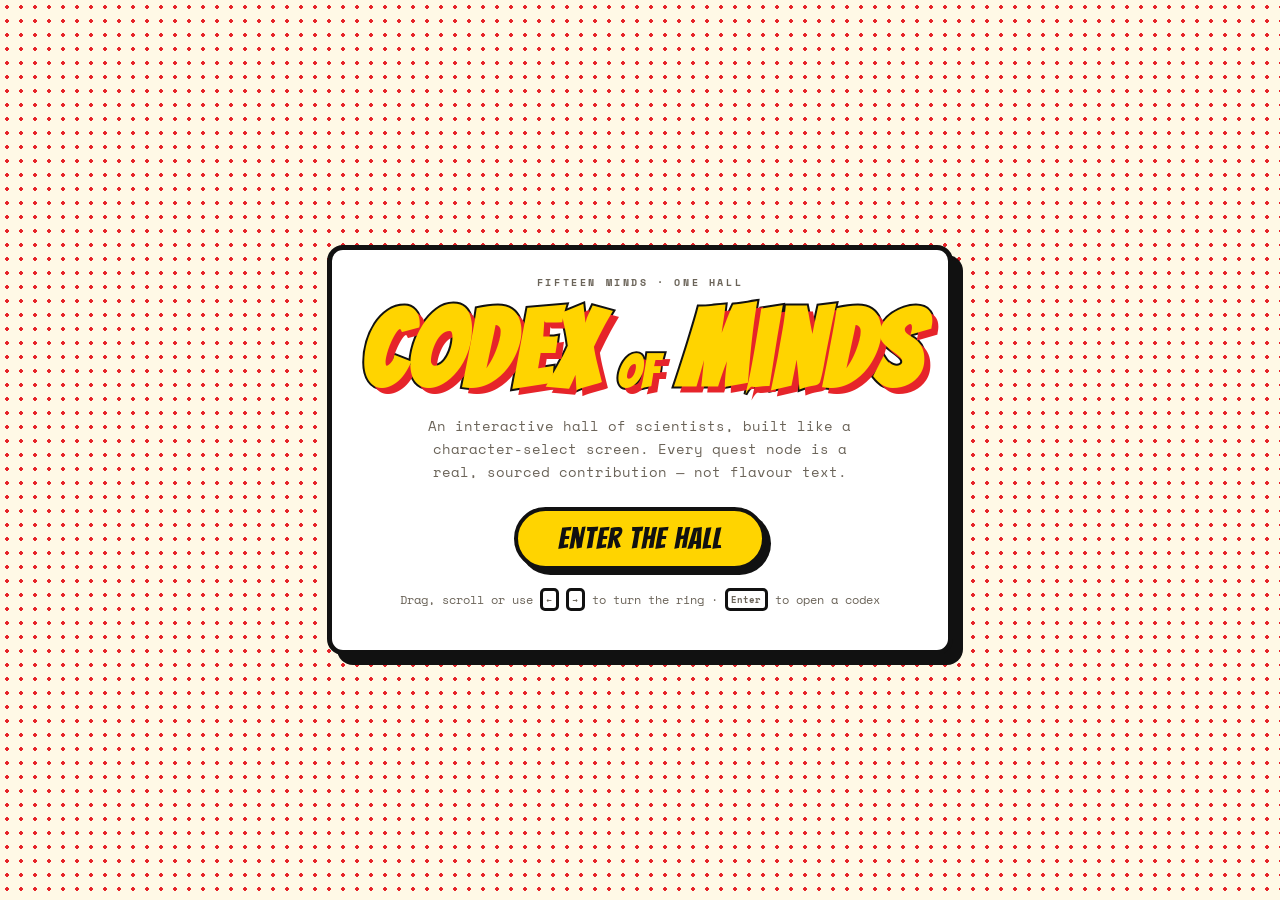
<file: index.html>
<!doctype html>
<html lang="en">
<head>
<meta charset="utf-8">
<meta name="viewport" content="width=device-width, initial-scale=1, viewport-fit=cover">
<title>Codex of Minds — an RPG of scientists and what they actually did</title>
<meta name="description" content="A 3D, RPG-styled codex of five scientists — Leonardo da Vinci, Richard Feynman, Ibn al-Haytham, Emmy Noether and Chien-Shiung Wu — with their real, sourced contributions as a quest tree.">
<meta name="theme-color" content="#08161c">
<link rel="stylesheet" href="css/style.css">
<link rel="icon" href="data:image/svg+xml,%3Csvg xmlns='http://www.w3.org/2000/svg' viewBox='0 0 32 32'%3E%3Crect width='32' height='32' rx='7' fill='%230b1c22'/%3E%3Cpath d='M16 5l9 5.5v11L16 27l-9-5.5v-11z' fill='none' stroke='%23e0a341' stroke-width='2'/%3E%3Ccircle cx='16' cy='16' r='3.4' fill='%234fd1c5'/%3E%3C/svg%3E">
</head>
<body>

<canvas id="stage" aria-hidden="true"></canvas>

<!-- ── boot ─────────────────────────────────────────────────────────── -->
<section id="boot" class="screen">
  <div class="boot-inner">
    <p class="boot-kicker">Fifteen minds · one hall</p>
    <h1 class="boot-title"><span>Codex</span><em>of</em><span>Minds</span></h1>
    <p class="boot-sub">
      An interactive hall of scientists, built like a character-select screen.
      Every quest node is a real, sourced contribution — not flavour text.
    </p>
    <button id="start" class="btn big">
      <span class="btn-glow"></span>Enter the Hall
    </button>
    <p class="boot-hint">Drag, scroll or use <kbd>←</kbd> <kbd>→</kbd> to turn the ring · <kbd>Enter</kbd> to open a codex</p>
  </div>
  <div class="boot-scan" aria-hidden="true"></div>
</section>

<!-- ── hall overlay ─────────────────────────────────────────────────── -->
<section id="hall" class="screen" hidden>
  <header class="hall-top">
    <p class="brand">Codex&nbsp;of&nbsp;Minds</p>
    <p class="completion" data-completion></p>
  </header>

  <button class="arrow left" data-nav="-1" aria-label="Previous">‹</button>
  <button class="arrow right" data-nav="1" aria-label="Next">›</button>

  <div class="hall-bottom">
    <!-- Slim rail, not a card: it never covers the portrait, and it is driven
         by the scene's focus so it stays correct while you drag or scroll. -->
    <div class="railbar">
      <span class="rb-no" data-no>01</span>
      <div class="rb-text">
        <h2 data-name></h2>
        <p class="rb-title"><span data-title></span><span class="rb-life" data-life></span></p>
      </div>
      <span class="rarity" data-rar></span>
      <button class="btn" data-open>Open <kbd>↵</kbd></button>
    </div>
    <nav class="dots" data-dots aria-label="Choose a scientist"></nav>
  </div>
</section>

<!-- ── character sheet ──────────────────────────────────────────────── -->
<main id="sheet" class="sheet" hidden></main>

<!-- ── persistent controls ──────────────────────────────────────────── -->
<div class="hud" hidden>
  <button id="mute" class="icon-btn" aria-pressed="false" title="Sound">
    <span class="on">♪</span><span class="off">✕</span>
  </button>
  <button id="theme" class="icon-btn" title="Light or dark" aria-pressed="false">
    <span class="lt">☀</span><span class="dk">☾</span>
  </button>
  <button id="about-btn" class="icon-btn" title="About this build">?</button>
</div>

<dialog id="about">
  <h3>About this build</h3>
  <p>
    Five scientists: two you have heard of and three who are routinely left out of the story.
    Each quest node is a documented contribution with a date, and each character sheet ends
    with the sources it was written from.
  </p>
  <p>
    The portraits are not photographs and not AI generations — they are drawn in code from a
    single shared rig, so the five read as one set. Nobody knows what Ibn al-Haytham looked
    like; that one is an acknowledged invention.
  </p>
  <p>
    The stat lines are an editorial flourish. Everything else is meant to survive checking.
  </p>
  <p class="tech">Three.js · generated SVG · Web Audio · no external requests.</p>
  <button class="btn" data-close>Close</button>
</dialog>

<noscript>
  <div class="noscript">This codex is an interactive 3D scene and needs JavaScript enabled.</div>
</noscript>

<script type="module" src="js/main.js"></script>
</body>
</html>
</file>
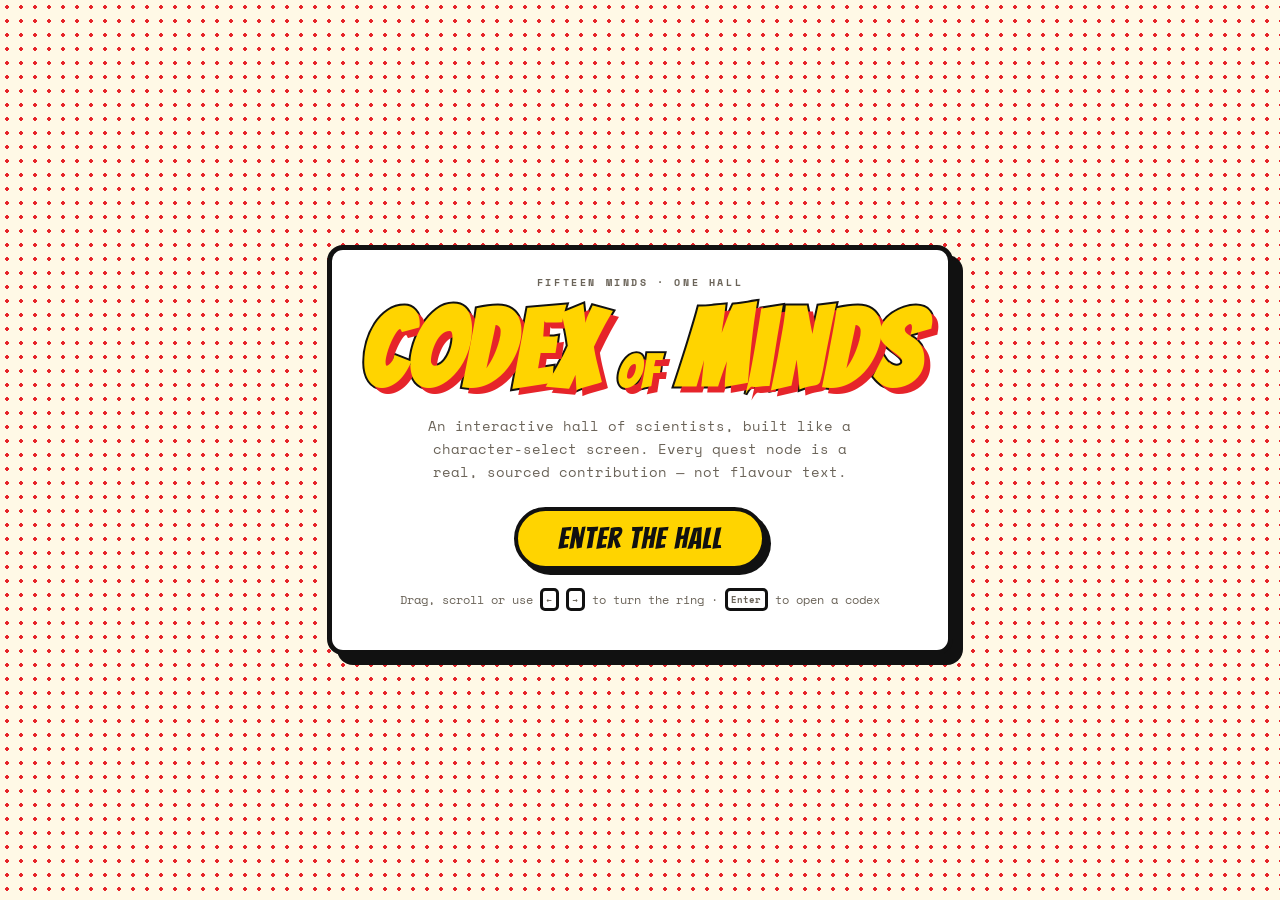
<file: lab.html>
<!doctype html>
<html lang="en">
<head>
<meta charset="utf-8">
<title>The Pop Lab has moved into the Hall</title>
<link rel="canonical" href="./index.html">
<meta http-equiv="refresh" content="0; url=./index.html">
<script>location.replace('./index.html');</script>
</head>
<body>
<p>All fifteen scientists now live in the Hall. <a href="./index.html">Continue →</a></p>
</body>
</html>
</file>
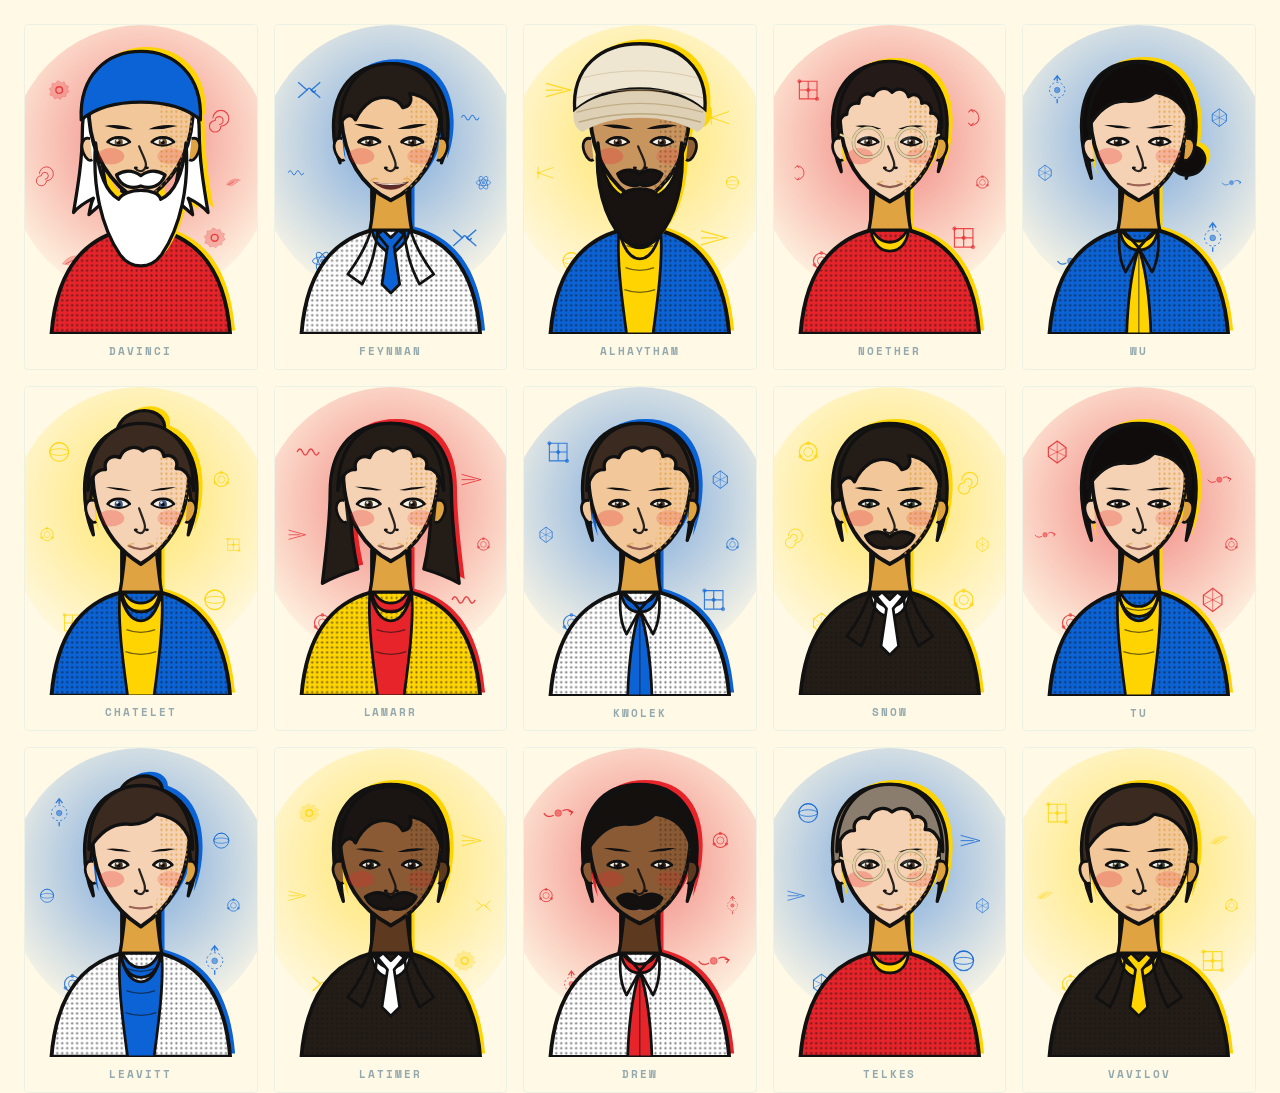
<file: portrait-test.html>
<!doctype html>
<html lang="en"><head><meta charset="utf-8"><title>Rig sheet</title>
<link rel="icon" href="data:,">
<link rel="stylesheet" href="css/style.css">
<style>
  body { overflow: auto; padding: 24px; background: #fff9e6; }
  .row { display: grid; grid-template-columns: repeat(5, 1fr); gap: 16px; max-width: 1600px; margin: 0 auto; }
  .cell { border: 1px solid rgba(154,214,224,.2); border-radius: 4px; overflow: hidden; }
  .cell h3 { font: 600 .68rem/1 var(--mono); letter-spacing: .18em; text-transform: uppercase;
             color: #93a9ad; padding: 12px; text-align: center; }
</style></head>
<body>
<div class="row" id="row"></div>
<script type="module">
  import { RIGS, buildPortrait, trackPointer } from './js/portrait.js';
  const INK = ['#e6242a', '#0b63d6', '#ffd400'];
  document.getElementById('row').innerHTML = Object.keys(RIGS).map((id, i) =>
    `<div class="cell">${buildPortrait(id, INK[i % 3])}<h3>${id}</h3></div>`).join('');
  trackPointer(document);
</script>
</body></html>
</file>
<file: css/style.css>
/* ═══════════════════════════════════════════════════════════════════════
   CODEX OF MINDS — Wing I (the Hall), in the shared pop-art system.
   Same tokens, fonts and rules as Wing II: four flat inks, Ben-Day dots
   instead of tints, a 4px black outline on every object, hard offset
   shadows with zero blur, steps() easing.
   ═══════════════════════════════════════════════════════════════════════ */

@import url('pop.css');

/* Wing I keeps the same tokens; only the aliases the markup already uses
   are re-pointed at them. */
:root {
  --ink-0: #111111;
  --paper: #fff9e6;
  --accent: var(--pop-red);
  --accent2: var(--pop-yellow);
  --mono: var(--font-body);
}

html, body { height: 100%; }
body {
  margin: 0;
  background: var(--bg);
  color: var(--ink);
  font-family: var(--font-body);
  font-size: 15px;
  line-height: 1.65;
  -webkit-font-smoothing: antialiased;
  overflow: hidden;
}
body:has(#sheet:not([hidden])) { overflow: auto; }

h1, h2, h3, h4 { margin: 0; line-height: 1.1; }
p { margin: 0 0 12px; }
a { color: var(--pop-blue); text-underline-offset: 3px; }
kbd {
  font: 700 .72em/1 var(--font-body);
  padding: .2em .45em;
  border: 3px solid var(--ink);
  border-radius: 5px;
  background: #fff;
  vertical-align: .08em;
}
::selection { background: var(--pop-yellow); color: var(--ink); }

#stage { position: fixed; inset: 0; width: 100%; height: 100%; display: block; touch-action: none; }
.nowebgl #stage { background: var(--bg); }

.screen { position: fixed; inset: 0; display: grid; pointer-events: none; z-index: 2; }
.screen > * { pointer-events: auto; }
[hidden] { display: none !important; }

/* ── buttons ─────────────────────────────────────────────────────────── */

.btn {
  position: relative;
  display: inline-flex; align-items: center; gap: .5em;
  padding: 9px 26px;
  font-family: var(--font-display); font-size: 22px; letter-spacing: .04em;
  color: var(--ink); background: var(--pop-yellow);
  border: 4px solid var(--ink); border-radius: 999px;
  cursor: pointer; overflow: hidden;
  box-shadow: 5px 5px 0 var(--ink);
  transition: transform .1s steps(2), box-shadow .1s steps(2);
}
.btn:hover { transform: translate(-1px, -1px); box-shadow: 7px 7px 0 var(--ink); }
.btn:active { transform: translate(5px, 5px); box-shadow: 0 0 0 var(--ink); }
.btn:focus-visible { outline: 4px solid var(--pop-blue); outline-offset: 3px; }
.btn.big { font-size: 30px; padding: 12px 40px; }
.btn.ghost {
  background: #fff; font-family: var(--font-body); font-weight: 700;
  font-size: 12px; letter-spacing: .1em; text-transform: uppercase; padding: 8px 18px;
}
.btn-glow {
  position: absolute; inset: 0;
  background: linear-gradient(105deg, transparent 34%, rgba(255,255,255,.7) 50%, transparent 66%);
  transform: translateX(-120%);
  animation: sheen 3.6s steps(12) infinite;
}
@keyframes sheen { 0%, 62% { transform: translateX(-120%); } 100% { transform: translateX(120%); } }

.icon-btn {
  width: 46px; height: 46px; display: grid; place-items: center;
  border: 4px solid var(--ink); border-radius: 50%;
  background: #fff; color: var(--ink); font-size: 17px; cursor: pointer;
  box-shadow: 4px 4px 0 var(--ink);
  transition: transform .1s steps(2), box-shadow .1s steps(2);
}
.icon-btn:hover { transform: translate(-1px, -1px); box-shadow: 6px 6px 0 var(--ink); }
.icon-btn:active { transform: translate(4px, 4px); box-shadow: 0 0 0 var(--ink); }
#mute .off { display: none; }
#mute.muted { background: var(--pop-red); color: #fff; }
#mute.muted .on { display: none; }
#mute.muted .off { display: inline; }

.hud {
  position: fixed; top: max(12px, env(safe-area-inset-top)); right: 12px;
  display: flex; gap: 8px; z-index: 40;
}

/* ── boot ────────────────────────────────────────────────────────────── */

#boot {
  place-items: center;
  background: var(--bg);
  background-image: radial-gradient(var(--pop-red) 1.6px, transparent 1.8px);
  background-size: 14px 14px;
  transition: opacity .5s steps(6), transform .5s steps(6);
}
#boot.out { opacity: 0; transform: scale(1.1); pointer-events: none; }

.boot-inner {
  text-align: center; padding: 28px; max-width: 720px;
  background: #fff; border: 5px solid var(--ink); border-radius: 16px;
  box-shadow: 10px 10px 0 var(--ink);
  margin: 16px;
}
.boot-kicker {
  font: 700 10px/1 var(--font-body); letter-spacing: .26em;
  text-transform: uppercase; color: var(--muted); margin: 0 0 14px;
}
.boot-title {
  font-family: var(--font-display);
  font-size: clamp(44px, 11vw, 108px); line-height: .9;
  margin: 0 0 14px; color: var(--pop-yellow); letter-spacing: .02em;
  -webkit-text-stroke: 4px var(--ink); paint-order: stroke fill;
  text-shadow: 6px 6px 0 var(--pop-red);
  display: flex; flex-wrap: wrap; justify-content: center; align-items: baseline; gap: .18em;
}
.boot-title em { font-size: .42em; font-style: normal; }
.boot-sub { color: var(--muted); max-width: 48ch; margin: 0 auto 24px; font-size: 14px; }
.boot-hint { margin-top: 20px; font-size: 12px; color: var(--muted); }
.fallback {
  margin-top: 20px; padding: 14px 16px;
  border: 4px solid var(--ink); border-radius: 8px;
  background: var(--pop-yellow); color: var(--ink); font-size: 13px;
}
.boot-scan { display: none; }

/* ── hall overlay ────────────────────────────────────────────────────── */

#hall { grid-template-rows: auto 1fr auto; opacity: 0; transition: opacity .3s steps(4); }
#hall.in { opacity: 1; }

.hall-top {
  grid-row: 1; display: flex; justify-content: space-between; align-items: flex-start;
  gap: 10px; flex-wrap: wrap;
  padding: max(12px, env(safe-area-inset-top)) 12px 0;
  padding-right: 184px;
}
.brand {
  font: 700 11px/1 var(--font-body); letter-spacing: .2em; text-transform: uppercase;
  color: var(--ink); background: #fff; border: 4px solid var(--ink);
  border-radius: 999px; padding: 8px 14px; margin: 0;
  box-shadow: 4px 4px 0 var(--ink);
}
.wing-link {
  margin: 0; padding: 8px 16px;
  font: 700 11px/1 var(--font-body); letter-spacing: .12em;
  text-transform: uppercase; text-decoration: none;
  color: var(--ink); background: var(--pop-yellow);
  border: 4px solid var(--ink); border-radius: 999px;
  box-shadow: 4px 4px 0 var(--ink);
  transition: transform .1s steps(2), box-shadow .1s steps(2);
}
.wing-link:hover { transform: translate(-1px, -1px); box-shadow: 6px 6px 0 var(--ink); }
.wing-link:active { transform: translate(4px, 4px); box-shadow: 0 0 0 var(--ink); }
.completion {
  margin: 0; padding: 8px 14px;
  font: 700 11px/1.4 var(--font-body); letter-spacing: .1em;
  background: #fff; border: 4px solid var(--ink); border-radius: 999px;
  box-shadow: 4px 4px 0 var(--ink); text-align: right;
}
.completion strong { color: var(--pop-red); }
.completion span { display: block; font-size: 9px; color: var(--muted); }

.arrow {
  position: fixed; top: 50%; transform: translateY(-50%);
  width: 58px; height: 58px; display: grid; place-items: center;
  font-family: var(--font-display); font-size: 34px; line-height: 0;
  color: var(--ink); background: var(--pop-yellow);
  border: 4px solid var(--ink); border-radius: 50%;
  box-shadow: 5px 5px 0 var(--ink); cursor: pointer; z-index: 5;
  transition: transform .1s steps(2), box-shadow .1s steps(2);
}
.arrow.left { left: 14px; }
.arrow.right { right: 14px; }
.arrow:active { transform: translateY(-50%) translate(4px, 4px); box-shadow: 0 0 0 var(--ink); }

.hall-bottom {
  grid-row: 3; display: flex; flex-direction: column; align-items: center; gap: 14px;
  padding: 0 14px max(16px, env(safe-area-inset-bottom));
}
.nameplate {
  position: relative; width: min(600px, 94vw); padding: 18px 22px 20px; text-align: center;
  background: #fff; border: 5px solid var(--ink); border-radius: 16px;
  box-shadow: 8px 8px 0 var(--ink);
}
.nameplate.flip { animation: plate-in .3s steps(4); }
@keyframes plate-in { from { opacity: 0; transform: translateY(10px); } to { opacity: 1; transform: none; } }
.rarity {
  display: inline-block; font: 700 10px/1 var(--font-body);
  letter-spacing: .2em; text-transform: uppercase;
  padding: 5px 12px; border: 3px solid var(--ink); border-radius: 999px;
  background: var(--pop-yellow); color: var(--ink);
}
.rarity.underrated { background: var(--pop-blue); color: #fff; }
.nameplate h2 {
  font-family: var(--font-display); font-size: clamp(28px, 6vw, 46px);
  margin: 10px 0 2px; letter-spacing: .01em;
}
.np-title { font-family: var(--font-alt); font-size: 14px; color: var(--pop-red); margin: 0 0 8px; }
.np-life { font: 700 10px/1 var(--font-body); letter-spacing: .1em; color: var(--muted); margin: 0 0 10px; }
.np-tag { color: var(--muted); font-size: 13px; margin: 0 auto 14px; max-width: 46ch; }

/* `.dots` is the Ben-Day utility in pop.css and the roster nav here — the
   nav must not inherit the dot field. */
.dots { display: flex; gap: 8px; background: none; }
.dot { width: 40px; height: 40px; display: grid; place-items: center; background: none; border: 0; cursor: pointer; padding: 0; }
.dot span {
  width: 14px; height: 14px; border-radius: 50%;
  background: #fff; border: 3px solid var(--ink);
  transition: all .12s steps(2);
}
.dot.on span { background: var(--pop-red); width: 30px; border-radius: 8px; }

/* ── the sheet ───────────────────────────────────────────────────────── */

.sheet {
  position: relative; z-index: 10; min-height: 100%;
  background: var(--bg);
  background-image: radial-gradient(var(--pop-red) 1.4px, transparent 1.6px);
  background-size: 12px 12px;
  opacity: 0; transition: opacity .3s steps(4);
}
.sheet.in { opacity: 1; }
.sheet-inner { max-width: 1080px; margin: 0 auto; padding: 0 20px 80px; }

.back {
  position: sticky; top: 0; z-index: 12;
  display: inline-flex; align-items: center; gap: .5em;
  margin: 0 0 0 -20px; padding: 12px 18px;
  font-family: var(--font-display); font-size: 20px;
  color: var(--ink); background: var(--pop-yellow);
  border: 4px solid var(--ink); border-top: 0; border-left: 0;
  border-radius: 0 0 12px 0; cursor: pointer;
  box-shadow: 4px 4px 0 var(--ink);
}
.back:hover { background: #fff; }

.rise { opacity: 0; animation: rise .3s steps(4) var(--rd, 0ms) forwards; }
@keyframes rise { to { opacity: 1; } }

/* hero */
.hero {
  display: grid; grid-template-columns: minmax(240px, 340px) 1fr;
  gap: clamp(20px, 4vw, 48px); align-items: center; padding: 22px 0 34px;
}
.art-frame {
  position: relative; border: 5px solid var(--ink); border-radius: 12px;
  overflow: hidden; background: #fff; box-shadow: 8px 8px 0 var(--ink);
}
.art-frame::after {
  content: ''; position: absolute; inset: 0; pointer-events: none;
  background-image: radial-gradient(rgba(17,17,17,.30) 1.3px, transparent 1.5px);
  background-size: 8px 8px;
}
.art-plaque {
  display: flex; justify-content: space-between; align-items: center; gap: 10px;
  margin-top: 12px; font: 700 10px/1 var(--font-body); letter-spacing: .14em; color: var(--muted);
}

/* Small type does not survive a dot field — the hero copy gets a panel, the
   same rule the lab panels follow. */
.hero-text {
  background: #fff; border: 4px solid var(--ink); border-radius: 12px;
  box-shadow: 8px 8px 0 var(--ink); padding: 22px;
}
.eyebrow { font: 700 10px/1 var(--font-body); letter-spacing: .24em; text-transform: uppercase; color: var(--muted); margin: 0 0 10px; }
.hero-name { font-family: var(--font-display); font-size: clamp(34px, 7vw, 66px); letter-spacing: .01em; margin-bottom: 4px; }
.hero-title { font-family: var(--font-alt); font-size: clamp(14px, 2.2vw, 19px); color: var(--pop-red); margin: 0 0 16px; }
.vitals { display: flex; flex-wrap: wrap; gap: 6px 28px; margin: 0 0 16px; }
.vitals dt { font: 700 9px/1 var(--font-body); letter-spacing: .18em; text-transform: uppercase; color: var(--muted); margin-bottom: 4px; }
.vitals dd { margin: 0; font-size: 13px; font-weight: 700; }
.tagline {
  font-family: var(--font-alt); font-size: clamp(15px, 2.2vw, 19px); line-height: 1.35;
  border-left: 8px solid var(--pop-red); padding-left: 14px; margin-bottom: 20px; max-width: 48ch;
}

.xp { max-width: 480px; margin-bottom: 16px; }
.xp-top { display: flex; align-items: center; gap: 10px; flex-wrap: wrap; font: 700 11px/1 var(--font-body); letter-spacing: .12em; text-transform: uppercase; margin-bottom: 8px; }
.lvl { font-family: var(--font-display); font-size: 20px; letter-spacing: .04em; color: var(--ink); background: var(--pop-yellow); border: 3px solid var(--ink); border-radius: 999px; padding: 1px 12px; }
.xp-num.tick { animation: tick .3s steps(3); }
@keyframes tick { 50% { transform: scale(1.25); } }
.pct { margin-left: auto; color: var(--muted); }
.xp-bar { height: 16px; border: 4px solid var(--ink); border-radius: 999px; background: #fff; overflow: hidden; }
.xp-bar i { display: block; height: 100%; width: var(--v, 0%); background: var(--pop-red); transition: width .4s steps(8); }
.hero-actions { display: flex; gap: 10px; flex-wrap: wrap; }

/* panels */
.panel { padding: 30px 0; border-top: 5px solid var(--ink); }
.sec-title { font-family: var(--font-display); font-size: clamp(26px, 4vw, 38px); margin-bottom: 6px; }
.sec-sub { color: var(--muted); font-size: 13px; margin-bottom: 20px; max-width: 62ch; }

.intro-panel > .intro,
.intro-panel > .underrated,
.intro-panel > .quote,
.stats-wrap, .artifacts, .sources ul, .tree {
  background: #fff; border: 4px solid var(--ink); border-radius: 12px;
  box-shadow: 8px 8px 0 var(--ink); padding: 22px;
}
.intro { font-size: 16px; line-height: 1.7; max-width: 68ch; margin-bottom: 18px; }
.intro em { font-style: normal; background: var(--pop-yellow); padding: 0 3px; }

.underrated { margin: 0 0 18px; background: var(--pop-blue) !important; color: #fff; }
.underrated h3 { font-family: var(--font-display); font-size: 22px; color: var(--pop-yellow); margin-bottom: 8px; -webkit-text-stroke: 2px var(--ink); paint-order: stroke fill; }
.underrated p { margin: 0; max-width: 68ch; }

.quote { margin: 0; }
.quote p { font-family: var(--font-display); font-size: clamp(20px, 3vw, 30px); line-height: 1.2; margin-bottom: 10px; }
.quote cite { font: 700 11px/1.5 var(--font-body); font-style: normal; color: var(--muted); }

/* stats */
.stats-wrap { display: grid; grid-template-columns: 250px 1fr; gap: 28px; align-items: start; }
.radar { width: 250px; height: auto; overflow: visible; }
.rd-web, .rd-spoke { fill: none; stroke: rgba(17,17,17,.25); stroke-width: 2; }
.rd-fill { fill: rgba(230,36,42,.30); stroke: var(--pop-red); stroke-width: 4; }
.rd-dot { fill: var(--pop-blue); stroke: var(--ink); stroke-width: 2; }
.rd-label { font: 700 10px/1 var(--font-body); letter-spacing: .1em; text-transform: uppercase; fill: var(--muted); }

.statlist { list-style: none; margin: 0; padding: 0; }
.statlist li { display: grid; grid-template-columns: 96px 1fr 32px; align-items: center; gap: 12px; padding: 7px 0; }
.sl-name { font: 700 10px/1 var(--font-body); letter-spacing: .12em; text-transform: uppercase; color: var(--muted); cursor: help; }
.sl-bar { height: 14px; border: 3px solid var(--ink); border-radius: 999px; background: #fff; overflow: hidden; }
.sl-bar i { display: block; height: 100%; width: var(--v); background: var(--pop-yellow); }
.sl-num { font: 700 13px/1 var(--font-body); text-align: right; }
.statnote { grid-column: 1 / -1; margin: 14px 0 0; font-size: 12px; color: var(--muted); max-width: 76ch; }

/* quest tree */
.tree { position: relative; display: flex; flex-direction: column; gap: 26px; }
.tree-links { position: absolute; inset: 0; pointer-events: none; z-index: 0; overflow: visible; }
.link { fill: none; stroke: rgba(17,17,17,.3); stroke-width: 3; stroke-dasharray: 7 6; }
.link.half { stroke: rgba(230,36,42,.5); }
.link.live { stroke: var(--pop-red); stroke-width: 5; stroke-dasharray: none; }

.tier { position: relative; z-index: 1; }
.tier-row { display: grid; grid-template-columns: repeat(auto-fill, minmax(280px, 1fr)); align-items: start; gap: 14px; margin-top: 12px; }
.quest.done { grid-column: span 2; }
@media (max-width: 900px) { .quest.done { grid-column: span 1; } }
.tier-label {
  font: 700 10px/1 var(--font-body); letter-spacing: .24em; text-transform: uppercase;
  color: var(--ink); background: var(--pop-yellow); border: 3px solid var(--ink);
  border-radius: 999px; padding: 6px 14px; display: inline-flex; align-items: center;
}

.quest {
  position: relative; padding: 14px 16px;
  border: 4px solid var(--ink); border-radius: 10px; background: #fff;
  box-shadow: 5px 5px 0 var(--ink); cursor: pointer;
  transition: transform .1s steps(2), box-shadow .1s steps(2);
}
.quest:focus-visible { outline: 4px solid var(--pop-blue); outline-offset: 3px; }
.quest.locked { opacity: .5; cursor: not-allowed; box-shadow: 3px 3px 0 var(--ink); }
.quest.open { background: var(--pop-yellow); }
.quest.open:hover, .quest.done:hover { transform: translate(-1px, -1px); box-shadow: 7px 7px 0 var(--ink); }
.quest.done { border-left-width: 10px; }
.quest.just { animation: unlocked .4s steps(4); }
@keyframes unlocked { 50% { transform: scale(1.04); } }
.quest.shake { animation: shake .3s steps(2) 2; }
@keyframes shake { 25% { transform: translateX(-6px); } 75% { transform: translateX(6px); } }

.q-head { display: flex; align-items: flex-start; gap: 10px; margin-bottom: 8px; }
.q-glyph {
  flex: 0 0 auto; width: 30px; height: 30px; display: grid; place-items: center;
  border: 3px solid var(--ink); border-radius: 6px; background: #fff; font-size: 14px;
}
.quest.done .q-glyph { background: var(--pop-red); color: #fff; }
.q-titles { flex: 1; min-width: 0; }
.q-titles h4 { font-family: var(--font-display); font-size: 20px; letter-spacing: .01em; }
.q-meta { display: flex; gap: 8px; flex-wrap: wrap; margin: 4px 0 0; font: 700 9px/1 var(--font-body); letter-spacing: .14em; text-transform: uppercase; color: var(--muted); }
.q-kind { color: var(--pop-red); }
.q-impact { flex: 0 0 auto; font-size: 9px; color: var(--pop-red); }
.q-impact i { color: rgba(17,17,17,.25); font-style: normal; }
.q-summary { font-size: 13px; color: var(--muted); margin: 0; }

.q-detail { display: grid; grid-template-rows: 0fr; transition: grid-template-rows .3s steps(6); opacity: 0; }
.q-detail-inner { overflow: hidden; }
.quest.done .q-detail { grid-template-rows: 1fr; opacity: 1; }
.quest.done.collapsed .q-detail { grid-template-rows: 0fr; opacity: 0; }
.q-detail p { margin: 12px 0 0; padding-top: 12px; border-top: 3px solid var(--ink); font-size: 13.5px; line-height: 1.7; }
.q-detail em { font-style: normal; background: var(--pop-yellow); padding: 0 3px; }
.q-lock { margin: 10px 0 0; font: 700 9px/1.4 var(--font-body); letter-spacing: .12em; text-transform: uppercase; color: var(--muted); }
.quest.done .q-lock { display: none; }

/* artifacts + sources */
.artifacts { display: grid; grid-template-columns: repeat(auto-fit, minmax(220px, 1fr)); gap: 16px; }
.artifact { padding: 16px; border: 4px solid var(--ink); border-radius: 10px; background: var(--bg); }
.artifact h4 { font-family: var(--font-display); font-size: 19px; }
.a-year { font: 700 9px/1 var(--font-body); letter-spacing: .16em; color: var(--pop-red); margin: 6px 0 8px; }
.artifact p:last-child { margin: 0; font-size: 12.5px; color: var(--muted); }

.sources ul { list-style: none; margin: 0; padding: 22px; }
.sources li + li { border-top: 3px solid rgba(17,17,17,.15); }
.sources a { display: block; padding: 11px 0; text-decoration: none; font-size: 13px; font-weight: 700; }
.sources a:hover { text-decoration: underline; }

.sheet-foot { padding-top: 30px; text-align: center; }

/* unlock burst */
.burst { position: fixed; z-index: 60; pointer-events: none; width: 0; height: 0; background: none; clip-path: none; }
.burst i {
  position: absolute; width: 8px; height: 8px; border-radius: 50%;
  background: var(--pop-red); border: 2px solid var(--ink);
  animation: spark .5s steps(6) var(--d) forwards;
}
@keyframes spark { from { transform: translate(0,0); opacity: 1; } to { transform: translate(var(--dx), var(--dy)); opacity: 0; } }

/* dialog */
dialog {
  max-width: 540px; padding: 26px;
  border: 5px solid var(--ink); border-radius: 14px;
  background: #fff; color: var(--ink); box-shadow: 10px 10px 0 var(--ink);
}
dialog::backdrop { background: rgba(17,17,17,.55); }
dialog h3 { font-family: var(--font-display); font-size: 28px; margin-bottom: 10px; }
dialog p { font-size: 13.5px; color: var(--muted); }
dialog .tech { font: 700 10px/1.6 var(--font-body); letter-spacing: .1em; }

.noscript { position: fixed; inset: 0; display: grid; place-items: center; padding: 30px; text-align: center; background: var(--bg); z-index: 100; }

/* ═══ portrait rig — flat inks, black outline, dots for tint ═══════════ */

svg.portrait { display: block; width: 100%; height: auto; }

svg.portrait .p-head { transform-box: fill-box; transform-origin: 50% 92%; animation: rig-bob 7.5s ease-in-out infinite; }
@keyframes rig-bob { 0%,100% { transform: translateY(0) rotate(0); } 30% { transform: translateY(-3px) rotate(.5deg); } 62% { transform: translateY(2px) rotate(-.42deg); } }

svg.portrait .p-body { transform-box: fill-box; transform-origin: 50% 100%; animation: rig-breathe 5.4s ease-in-out infinite; }
@keyframes rig-breathe { 0%,100% { transform: scaleY(1); } 48% { transform: scaleY(1.012) scaleX(1.006); } }

svg.portrait .p-eye-inner { transform-box: fill-box; transform-origin: 50% 50%; animation: rig-blink 6.4s infinite; }
svg.portrait .p-eye:nth-of-type(2) .p-eye-inner { animation-delay: .04s; }
@keyframes rig-blink { 0%,92.5%,100% { transform: scaleY(1); } 94% { transform: scaleY(.08); } 95.6% { transform: scaleY(1); } }

svg.portrait .p-pupil { transform: translate(calc(var(--px,0) * 1px), calc(var(--py,0) * 1px)); transition: transform .18s linear; }

svg.portrait .p-hairback { transform-box: fill-box; transform-origin: 50% 8%; animation: rig-sway 9s ease-in-out infinite; }
svg.portrait .p-hairfront { transform-box: fill-box; transform-origin: 50% 12%; animation: rig-sway 9s ease-in-out infinite reverse; }
@keyframes rig-sway { 0%,100% { transform: skewX(0); } 50% { transform: skewX(.7deg); } }

svg.portrait .p-glyph {
  transform-box: fill-box; transform-origin: center;
  fill-opacity: .5; stroke-opacity: .8;
  animation: rig-glyph 11s ease-in-out infinite; animation-delay: var(--gd, 0s);
}
@keyframes rig-glyph { 0%,100% { transform: translateY(5px) rotate(-4deg); opacity: .5; } 50% { transform: translateY(-9px) rotate(5deg); opacity: 1; } }

svg.portrait.static * { animation: none !important; }

/* ── mobile ──────────────────────────────────────────────────────────── */

@media (max-width: 900px) {
  .hero { grid-template-columns: 1fr; }
  .hero-art { max-width: 260px; margin: 0 auto; }
  .stats-wrap { grid-template-columns: 1fr; }
  .radar { margin: 0 auto; }
}

@media (max-width: 720px) {
  .hero-text { padding: 16px; box-shadow: 6px 6px 0 var(--ink); }
  .hall-top { padding-right: 12px; padding-top: max(70px, calc(env(safe-area-inset-top) + 62px)); gap: 8px; }
  .brand { display: none; }
  .completion { font-size: 10px; padding: 6px 12px; }
  .wing-link { font-size: 10px; padding: 7px 12px; }
  .arrow { display: none; }              /* swipe and dots are enough on touch */
  .np-tag { display: none; }
  .nameplate { padding: 14px 16px 16px; border-width: 4px; box-shadow: 6px 6px 0 var(--ink); }
  .sheet-inner { padding: 0 14px 60px; }
  .panel { padding: 22px 0; }
  .intro-panel > .intro, .intro-panel > .underrated, .intro-panel > .quote,
  .stats-wrap, .artifacts, .sources ul, .tree { padding: 16px; box-shadow: 6px 6px 0 var(--ink); }
  .tier-row { grid-template-columns: 1fr; }
  .boot-inner { padding: 20px; box-shadow: 7px 7px 0 var(--ink); }
  .statlist li { grid-template-columns: 76px 1fr 28px; gap: 8px; }
  .back { margin-left: -14px; font-size: 17px; padding: 10px 14px; }
}

@media (prefers-reduced-motion: reduce) {
  *, *::before, *::after { animation-duration: .01ms !important; animation-iteration-count: 1 !important; transition-duration: .01ms !important; }
  .rise { opacity: 1 !important; }
  .sl-bar i { width: var(--v); }
}

/* ── the rail bar ────────────────────────────────────────────────────── */
/* Replaces the old nameplate card. It sits low and slim so the portrait is
   never behind it, and HallUI drives it from the scene's focus so it stays
   truthful while the ring is dragged or scrolled. */

.railbar {
  display: flex; align-items: center; gap: 14px;
  width: min(760px, 96vw);
  padding: 10px 12px 10px 16px;
  background: #fff; border: 4px solid var(--ink); border-radius: 999px;
  box-shadow: 6px 6px 0 var(--ink);
}
.railbar.flip { animation: rail-in .22s steps(3); }
@keyframes rail-in { from { transform: translateY(6px); opacity: .5; } to { transform: none; opacity: 1; } }

.rb-no {
  font-family: var(--font-display); font-size: 26px; line-height: 1;
  color: var(--accent); -webkit-text-stroke: 2px var(--ink); paint-order: stroke fill;
  flex: 0 0 auto;
}
.rb-text { flex: 1; min-width: 0; text-align: left; }
.rb-text h2 {
  font-family: var(--font-display); font-size: clamp(19px, 3.2vw, 27px);
  line-height: 1.05; margin: 0; white-space: nowrap; overflow: hidden; text-overflow: ellipsis;
}
.rb-title {
  margin: 1px 0 0; display: flex; gap: 10px; align-items: baseline;
  font-size: 11px; color: var(--muted); white-space: nowrap; overflow: hidden; text-overflow: ellipsis;
}
.rb-title span:first-child { font-family: var(--font-alt); color: var(--accent); font-size: 11px; }
.rb-life { font-weight: 700; letter-spacing: .06em; }
.railbar .rarity { flex: 0 0 auto; }
.railbar .btn { flex: 0 0 auto; font-size: 17px; padding: 7px 18px; }

/* 15 dots need to be small and scrollable rather than a wall of buttons */
.dots {
  max-width: min(760px, 96vw);
  overflow-x: auto; scrollbar-width: none; padding: 2px 4px;
  justify-content: flex-start;
}
.dots::-webkit-scrollbar { display: none; }
.dot { width: 30px; height: 34px; flex: 0 0 auto; }
.dot span { width: 12px; height: 12px; }
.dot.on span { width: 26px; }

#theme .dk { display: none; }
:root[data-theme="dark"] #theme .lt { display: none; }
:root[data-theme="dark"] #theme .dk { display: inline; }

/* Wing II screens keep their story sealed until the apparatus has been run. */
.beats { display: none; }
.beats.shown { display: block; }
.beats.shown ~ .locked-note { display: none; }

/* ── dark mode ───────────────────────────────────────────────────────── */
/* Same four inks, printed on black newsprint instead of cream. The outline
   colour inverts to warm white, which is what carries the comic register. */

:root[data-theme="dark"] {
  --bg: #14110d;
  --panel: #211c16;
  --ink: #fdf3d8;
  --muted: #9d927f;
}
:root[data-theme="dark"] body,
:root[data-theme="dark"] body.pop { background: var(--bg); color: var(--ink); }
:root[data-theme="dark"] .box,
:root[data-theme="dark"] .boot-inner,
:root[data-theme="dark"] .railbar,
:root[data-theme="dark"] .nameplate,
:root[data-theme="dark"] .brand,
:root[data-theme="dark"] .completion,
:root[data-theme="dark"] .icon-btn,
:root[data-theme="dark"] .stage,
:root[data-theme="dark"] .quest,
:root[data-theme="dark"] .balloon,
:root[data-theme="dark"] .backlink,
:root[data-theme="dark"] dialog,
:root[data-theme="dark"] .intro-panel > .intro,
:root[data-theme="dark"] .intro-panel > .quote,
:root[data-theme="dark"] .stats-wrap,
:root[data-theme="dark"] .artifacts,
:root[data-theme="dark"] .sources ul,
:root[data-theme="dark"] .tree,
:root[data-theme="dark"] .hero-text,
:root[data-theme="dark"] .card.open .beats,
:root[data-theme="dark"] .flask,
:root[data-theme="dark"] .chip,
:root[data-theme="dark"] .key,
:root[data-theme="dark"] .xp-bar,
:root[data-theme="dark"] .sl-bar,
:root[data-theme="dark"] input[type=range].pop-range { background: var(--panel); color: var(--ink); }

:root[data-theme="dark"] .artifact { background: #191510; }
:root[data-theme="dark"] .quest.open { background: #3a3007; }
:root[data-theme="dark"] .dot span { background: var(--panel); }
:root[data-theme="dark"] .dot.on span { background: var(--pop-red); }
:root[data-theme="dark"] #boot,
:root[data-theme="dark"] .sheet { background-color: var(--bg); }
:root[data-theme="dark"] .rd-web,
:root[data-theme="dark"] .rd-spoke { stroke: rgba(253, 243, 216, .25); }
:root[data-theme="dark"] .link { stroke: rgba(253, 243, 216, .3); }
:root[data-theme="dark"] .beat b,
:root[data-theme="dark"] .intro em,
:root[data-theme="dark"] .q-detail em { color: #14110d; }
:root[data-theme="dark"] .today { color: #fff; }
/* Portraits stay printed on paper — a light panel mounted on a dark wall. */
:root[data-theme="dark"] .art-frame { background: #fff9e6; }

@media (max-width: 720px) {
  .railbar { gap: 8px; padding: 8px 8px 8px 12px; border-width: 3px; box-shadow: 4px 4px 0 var(--ink); }
  .rb-no { font-size: 20px; }
  .rb-title { font-size: 10px; gap: 6px; }
  .railbar .rarity { display: none; }
  .railbar .btn { font-size: 15px; padding: 8px 14px; }
  .railbar .btn kbd { display: none; }
}
</file>
